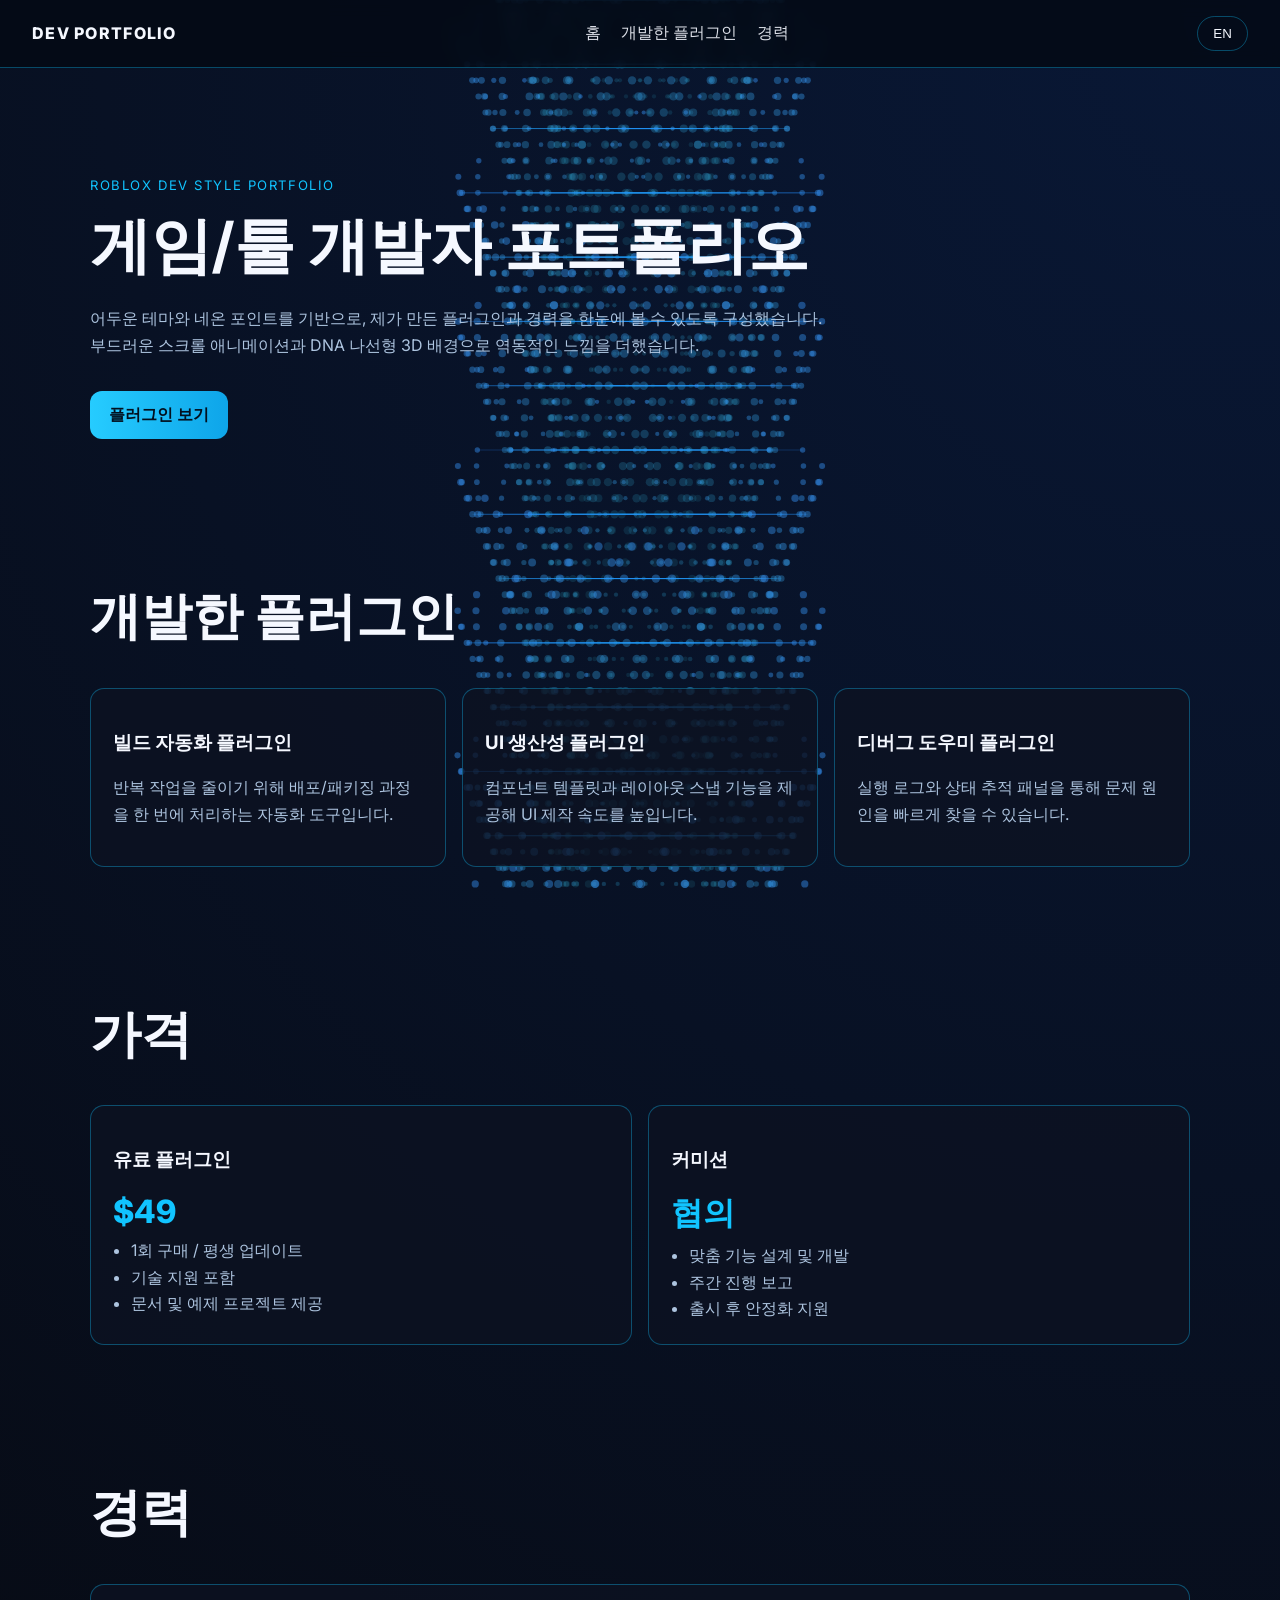
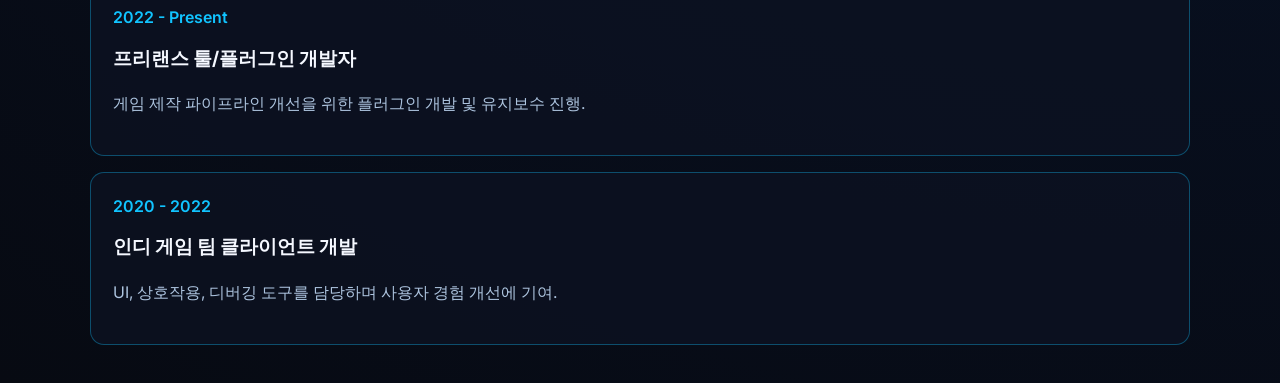
<file: index.html>
<!doctype html>
<html lang="ko">
  <head>
    <meta charset="UTF-8" />
    <meta name="viewport" content="width=device-width, initial-scale=1.0" />
    <title>Developer Portfolio</title>
    <link rel="preconnect" href="https://fonts.googleapis.com" />
    <link rel="preconnect" href="https://fonts.gstatic.com" crossorigin />
    <link
      href="https://fonts.googleapis.com/css2?family=Inter:wght@400;500;600;700;800&display=swap"
      rel="stylesheet"
    />
    <link rel="stylesheet" href="styles.css" />
  </head>
  <body>
    <canvas id="dna-bg" aria-hidden="true"></canvas>

    <header class="topbar">
      <div class="logo">DEV PORTFOLIO</div>
      <nav>
        <a href="#home" data-i18n="navHome">홈</a>
        <a href="#plugins" data-i18n="navPlugins">개발한 플러그인</a>
        <a href="#career" data-i18n="navCareer">경력</a>
      </nav>
      <button id="lang-toggle" class="lang-btn" type="button" aria-label="Switch language">
        EN
      </button>
    </header>

    <main>
      <section id="home" class="hero fade-in">
        <p class="eyebrow" data-i18n="eyebrow">ROBLOX DEV STYLE PORTFOLIO</p>
        <h1 data-i18n="heroTitle">게임/툴 개발자 포트폴리오</h1>
        <p class="hero-text" data-i18n="heroText">
          어두운 테마와 네온 포인트를 기반으로, 제가 만든 플러그인과 경력을 한눈에 볼 수 있도록 구성했습니다.
          부드러운 스크롤 애니메이션과 DNA 나선형 3D 배경으로 역동적인 느낌을 더했습니다.
        </p>
        <a class="primary-btn" href="#plugins" data-i18n="heroCta">플러그인 보기</a>
      </section>

      <section id="plugins" class="section fade-in">
        <h2 data-i18n="featureTitle">개발한 플러그인</h2>
        <div class="feature-grid">
          <article class="card">
            <h3 data-i18n="f1Title">빌드 자동화 플러그인</h3>
            <p data-i18n="f1Desc">반복 작업을 줄이기 위해 배포/패키징 과정을 한 번에 처리하는 자동화 도구입니다.</p>
          </article>
          <article class="card">
            <h3 data-i18n="f2Title">UI 생산성 플러그인</h3>
            <p data-i18n="f2Desc">컴포넌트 템플릿과 레이아웃 스냅 기능을 제공해 UI 제작 속도를 높입니다.</p>
          </article>
          <article class="card">
            <h3 data-i18n="f3Title">디버그 도우미 플러그인</h3>
            <p data-i18n="f3Desc">실행 로그와 상태 추적 패널을 통해 문제 원인을 빠르게 찾을 수 있습니다.</p>
          </article>
        </div>
      </section>

      <section class="section fade-in" id="pricing">
        <h2 data-i18n="pricingTitle">Pricing</h2>
        <div class="pricing-grid">
          <article class="price-card">
            <h3 data-i18n="p1Title">Paid Plugin</h3>
            <p class="price">$49</p>
            <ul>
              <li data-i18n="p1i1">1회 구매 / 평생 업데이트</li>
              <li data-i18n="p1i2">기술 지원 포함</li>
              <li data-i18n="p1i3">문서 및 예제 프로젝트 제공</li>
            </ul>
          </article>
          <article class="price-card">
            <h3 data-i18n="p2Title">Commission</h3>
            <p class="price" data-i18n="p2Price">협의</p>
            <ul>
              <li data-i18n="p2i1">맞춤 기능 설계 및 개발</li>
              <li data-i18n="p2i2">주간 진행 보고</li>
              <li data-i18n="p2i3">출시 후 안정화 지원</li>
            </ul>
          </article>
        </div>
      </section>

      <section id="career" class="section fade-in">
        <h2 data-i18n="careerTitle">경력</h2>
        <div class="timeline">
          <article class="timeline-item">
            <span>2022 - Present</span>
            <h3 data-i18n="c1Title">프리랜스 툴/플러그인 개발자</h3>
            <p data-i18n="c1Desc">게임 제작 파이프라인 개선을 위한 플러그인 개발 및 유지보수 진행.</p>
          </article>
          <article class="timeline-item">
            <span>2020 - 2022</span>
            <h3 data-i18n="c2Title">인디 게임 팀 클라이언트 개발</h3>
            <p data-i18n="c2Desc">UI, 상호작용, 디버깅 도구를 담당하며 사용자 경험 개선에 기여.</p>
          </article>
        </div>
      </section>
    </main>

    <script src="script.js"></script>
  </body>
</html>
</file>
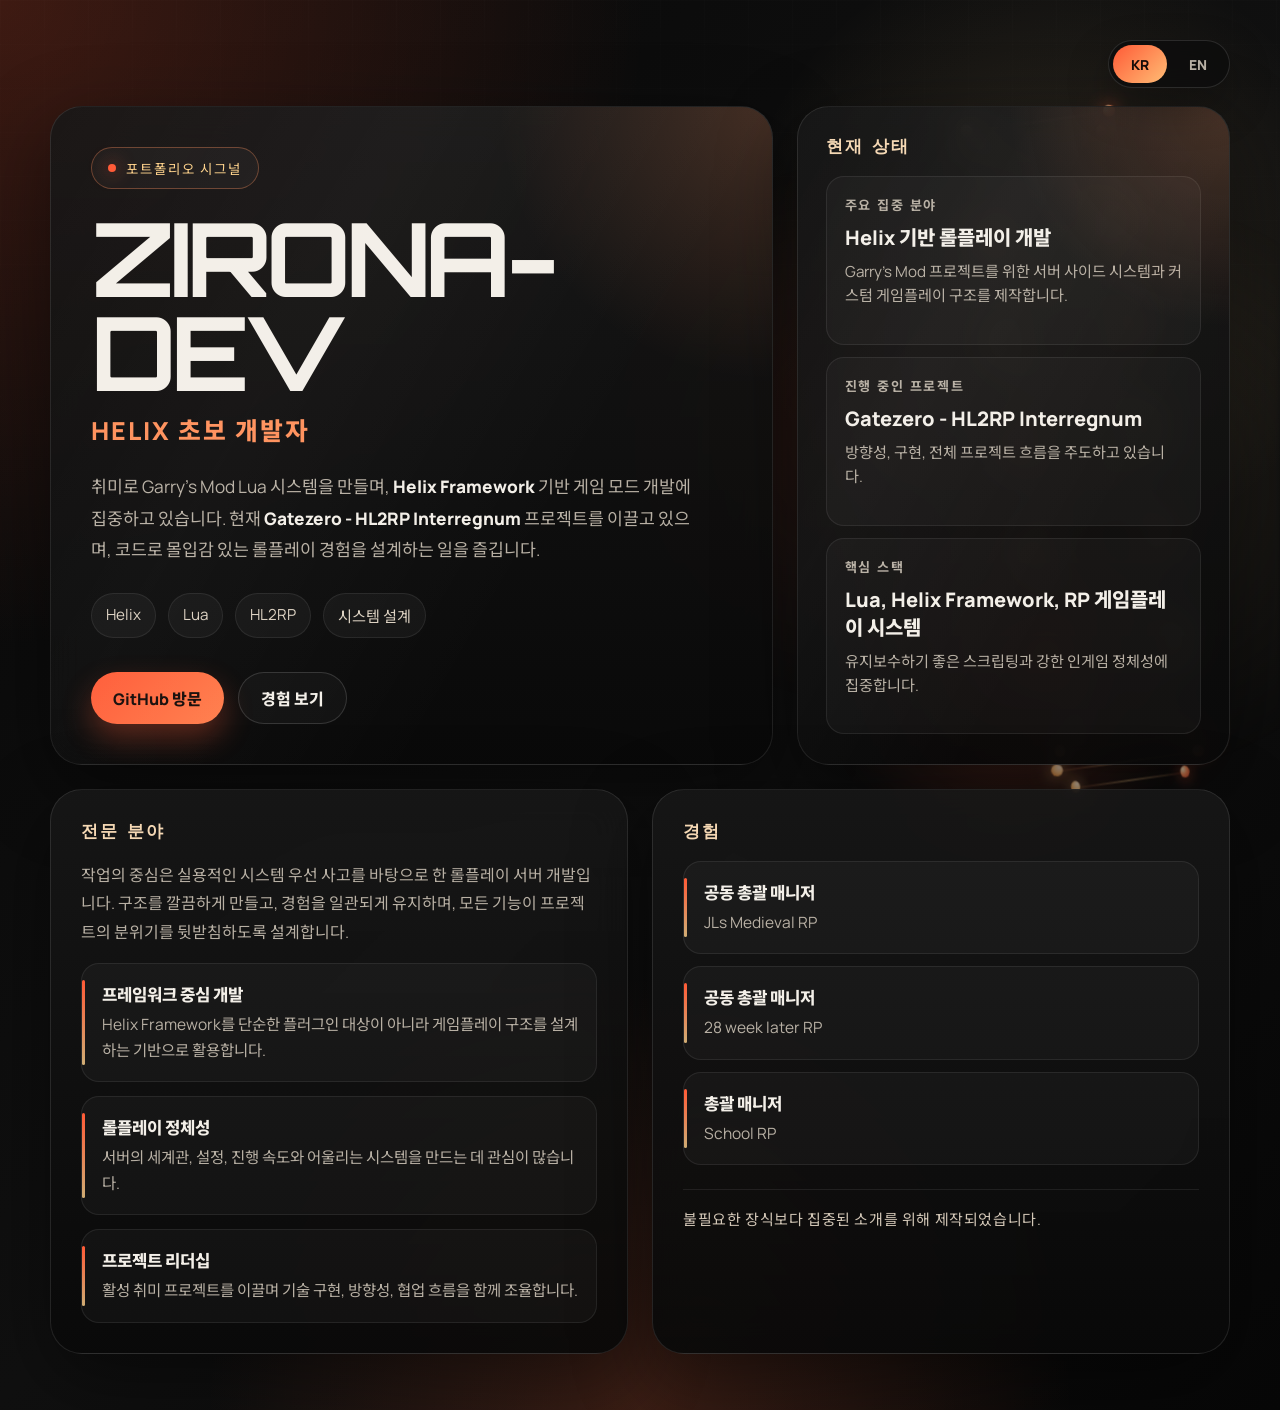
<file: introduce.html>
<!DOCTYPE html>
<html lang="ko">
<head>
    <meta charset="UTF-8">
    <meta name="viewport" content="width=device-width, initial-scale=1.0">
    <title>Zirona-dev | Helix Portfolio</title>
    <meta
        name="description"
        content="Portfolio landing page for Zirona-dev, a Helix Framework and Garry's Mod Lua developer."
    >
    <link rel="preconnect" href="https://fonts.googleapis.com">
    <link rel="preconnect" href="https://fonts.gstatic.com" crossorigin>
    <link
        href="https://fonts.googleapis.com/css2?family=Manrope:wght@400;500;700;800&family=Noto+Sans+KR:wght@400;500;700;800&family=Orbitron:wght@600;700;800&display=swap"
        rel="stylesheet"
    >
    <style>
        :root {
            --bg: #090909;
            --bg-deep: #050505;
            --panel: rgba(17, 17, 17, 0.74);
            --panel-strong: rgba(24, 24, 24, 0.92);
            --line: rgba(255, 255, 255, 0.1);
            --text: #f3efe8;
            --muted: #b8b0a4;
            --accent: #ff5a36;
            --accent-soft: #ff915c;
            --signal: #ffd38c;
            --shadow: 0 24px 80px rgba(0, 0, 0, 0.45);
            --radius-xl: 32px;
            --radius-lg: 24px;
            --radius-md: 18px;
        }

        * {
            box-sizing: border-box;
        }

        html {
            scroll-behavior: smooth;
        }

        body {
            margin: 0;
            min-height: 100vh;
            font-family: "Manrope", "Noto Sans KR", sans-serif;
            color: var(--text);
            background:
                radial-gradient(circle at top left, rgba(255, 90, 54, 0.22), transparent 34%),
                radial-gradient(circle at 82% 18%, rgba(255, 211, 140, 0.14), transparent 20%),
                radial-gradient(circle at bottom center, rgba(255, 106, 59, 0.2), transparent 28%),
                linear-gradient(135deg, #080808 0%, #101010 52%, #070707 100%);
            overflow-x: hidden;
        }

        body::before {
            content: "";
            position: fixed;
            inset: 0;
            background-image:
                linear-gradient(rgba(255, 255, 255, 0.035) 1px, transparent 1px),
                linear-gradient(90deg, rgba(255, 255, 255, 0.035) 1px, transparent 1px);
            background-size: 44px 44px;
            mask-image: linear-gradient(to bottom, rgba(0, 0, 0, 0.75), transparent 90%);
            pointer-events: none;
            opacity: 0.45;
        }

        body::after {
            content: "";
            position: fixed;
            inset: auto 6% 4% auto;
            width: 380px;
            height: 380px;
            border-radius: 50%;
            background: radial-gradient(circle, rgba(255, 90, 54, 0.28), transparent 68%);
            filter: blur(14px);
            pointer-events: none;
            animation: glow-drift 10s ease-in-out infinite;
        }

        a {
            color: inherit;
        }

        .dna-scene {
            position: fixed;
            inset: 0;
            z-index: 0;
            overflow: hidden;
            perspective: 920px;
            pointer-events: none;
        }

        .dna-scene::before {
            content: "";
            position: absolute;
            inset: 0;
            background:
                radial-gradient(circle at 68% 48%, rgba(255, 90, 54, 0.12), transparent 28%),
                radial-gradient(circle at 88% 54%, rgba(255, 211, 140, 0.08), transparent 24%);
            filter: blur(2px);
        }

        .dna-wrap {
            position: absolute;
            top: 50%;
            right: clamp(-120px, 2vw, 60px);
            width: 340px;
            height: 820px;
            transform: translateY(-50%) rotateZ(-8deg);
            transform-style: preserve-3d;
            animation: dna-float 8s ease-in-out infinite;
            opacity: 0.8;
        }

        .dna-helix {
            position: absolute;
            inset: 0;
            transform-style: preserve-3d;
            animation: dna-spin 18s linear infinite;
        }

        .dna-node,
        .dna-bridge {
            position: absolute;
            left: 50%;
            top: 50%;
            transform-style: preserve-3d;
        }

        .dna-node {
            width: 12px;
            height: 12px;
            margin: -6px 0 0 -6px;
            border-radius: 50%;
            background: radial-gradient(circle at 30% 28%, #fff0c9, var(--accent-soft) 42%, #c63920 100%);
            box-shadow:
                0 0 16px rgba(255, 90, 54, 0.72),
                0 0 34px rgba(255, 145, 92, 0.28);
        }

        .dna-node.alt {
            background: radial-gradient(circle at 30% 28%, #fff8df, var(--signal) 44%, #d27720 100%);
            box-shadow:
                0 0 16px rgba(255, 211, 140, 0.72),
                0 0 34px rgba(255, 211, 140, 0.24);
        }

        .dna-bridge {
            width: 142px;
            height: 2px;
            margin-left: -71px;
            background: linear-gradient(90deg, rgba(255, 90, 54, 0.12), rgba(255, 211, 140, 0.56), rgba(255, 90, 54, 0.12));
            box-shadow: 0 0 18px rgba(255, 145, 92, 0.22);
            opacity: 0.7;
        }

        .topbar {
            position: relative;
            z-index: 2;
            display: flex;
            justify-content: flex-end;
            margin-bottom: 18px;
        }

        .language-toggle {
            display: inline-grid;
            grid-template-columns: 1fr 1fr;
            gap: 4px;
            padding: 4px;
            border: 1px solid rgba(255, 255, 255, 0.12);
            border-radius: 999px;
            background: rgba(12, 12, 12, 0.72);
            box-shadow: 0 18px 44px rgba(0, 0, 0, 0.28);
            backdrop-filter: blur(16px);
        }

        .lang-button {
            min-width: 54px;
            min-height: 38px;
            border: 0;
            border-radius: 999px;
            background: transparent;
            color: var(--muted);
            font: inherit;
            font-size: 0.86rem;
            font-weight: 800;
            cursor: pointer;
            transition:
                background-color 180ms ease,
                color 180ms ease,
                transform 180ms ease;
        }

        .lang-button[aria-pressed="true"] {
            background: linear-gradient(135deg, var(--accent) 0%, #ffbd75 100%);
            color: #160c09;
        }

        .lang-button:hover,
        .lang-button:focus-visible {
            transform: translateY(-1px);
        }

        .lang-button:focus-visible {
            outline: 2px solid var(--signal);
            outline-offset: 3px;
        }

        .page {
            position: relative;
            z-index: 1;
            width: min(1180px, calc(100% - 40px));
            margin: 0 auto;
            padding: 40px 0 56px;
        }

        .hero {
            display: grid;
            grid-template-columns: minmax(0, 1.25fr) minmax(300px, 0.75fr);
            gap: 24px;
            align-items: stretch;
        }

        .panel {
            position: relative;
            overflow: hidden;
            border: 1px solid var(--line);
            border-radius: var(--radius-xl);
            background: linear-gradient(180deg, rgba(24, 24, 24, 0.85), rgba(9, 9, 9, 0.92));
            box-shadow: var(--shadow);
            backdrop-filter: blur(18px);
        }

        .hero-copy {
            padding: 40px;
            animation: rise-in 700ms ease-out both;
        }

        .hero-copy::before,
        .hero-side::before {
            content: "";
            position: absolute;
            inset: 0;
            background:
                radial-gradient(circle at top right, rgba(255, 145, 92, 0.2), transparent 28%),
                linear-gradient(120deg, transparent, rgba(255, 255, 255, 0.03), transparent 68%);
            pointer-events: none;
        }

        .eyebrow {
            display: inline-flex;
            align-items: center;
            gap: 10px;
            padding: 10px 16px;
            border: 1px solid rgba(255, 145, 92, 0.35);
            border-radius: 999px;
            background: rgba(255, 255, 255, 0.03);
            color: var(--signal);
            font-size: 0.84rem;
            letter-spacing: 0.14em;
            text-transform: uppercase;
        }

        .eyebrow::before {
            content: "";
            width: 8px;
            height: 8px;
            border-radius: 50%;
            background: var(--accent);
            box-shadow: 0 0 18px rgba(255, 90, 54, 0.8);
        }

        h1 {
            margin: 22px 0 12px;
            font-family: "Orbitron", sans-serif;
            font-size: clamp(3.3rem, 9vw, 6.4rem);
            line-height: 0.92;
            letter-spacing: -0.05em;
            text-transform: uppercase;
        }

        .subtitle {
            margin: 0;
            color: var(--accent-soft);
            font-size: clamp(1.15rem, 2vw, 1.55rem);
            font-weight: 800;
            letter-spacing: 0.08em;
            text-transform: uppercase;
        }

        .lede {
            max-width: 56ch;
            margin: 24px 0 0;
            color: var(--muted);
            font-size: 1.08rem;
            line-height: 1.8;
        }

        .highlight {
            color: var(--text);
            font-weight: 800;
        }

        .chip-row,
        .stat-grid {
            display: grid;
            gap: 12px;
        }

        .chip-row {
            grid-template-columns: repeat(4, max-content);
            margin-top: 28px;
        }

        .chip {
            padding: 10px 14px;
            border: 1px solid rgba(255, 255, 255, 0.08);
            border-radius: 999px;
            background: rgba(255, 255, 255, 0.04);
            color: #ddd2c2;
            font-size: 0.95rem;
            animation: chip-pulse 4.8s ease-in-out infinite;
        }

        .chip:nth-child(2) {
            animation-delay: 300ms;
        }

        .chip:nth-child(3) {
            animation-delay: 600ms;
        }

        .chip:nth-child(4) {
            animation-delay: 900ms;
        }

        .actions {
            display: flex;
            flex-wrap: wrap;
            gap: 14px;
            margin-top: 34px;
        }

        .button,
        .ghost-button {
            display: inline-flex;
            align-items: center;
            justify-content: center;
            min-height: 52px;
            padding: 0 22px;
            border-radius: 999px;
            font-weight: 800;
            text-decoration: none;
            transition:
                transform 180ms ease,
                background-color 180ms ease,
                border-color 180ms ease,
                color 180ms ease,
                box-shadow 180ms ease;
        }

        .button {
            background: linear-gradient(135deg, var(--accent) 0%, #ff7f4d 100%);
            color: #160c09;
            box-shadow: 0 14px 30px rgba(255, 90, 54, 0.32);
        }

        .ghost-button {
            border: 1px solid rgba(255, 255, 255, 0.14);
            background: rgba(255, 255, 255, 0.03);
            color: var(--text);
        }

        .button:hover,
        .ghost-button:hover,
        .button:focus-visible,
        .ghost-button:focus-visible {
            transform: translateY(-2px);
        }

        .button:focus-visible,
        .ghost-button:focus-visible {
            outline: 2px solid var(--signal);
            outline-offset: 3px;
        }

        .hero-side {
            padding: 28px;
            animation: rise-in 820ms ease-out both;
        }

        .hero-side h2,
        .section-title {
            margin: 0 0 18px;
            font-family: "Orbitron", sans-serif;
            font-size: 1.05rem;
            letter-spacing: 0.14em;
            text-transform: uppercase;
            color: #f5d8b4;
        }

        .stat-grid {
            grid-template-columns: 1fr;
        }

        .stat {
            padding: 18px 18px 20px;
            border: 1px solid rgba(255, 255, 255, 0.08);
            border-radius: var(--radius-md);
            background: rgba(255, 255, 255, 0.03);
            transition:
                transform 180ms ease,
                border-color 180ms ease,
                background-color 180ms ease;
        }

        .stat:hover,
        .specialty-item:hover,
        .experience-item:hover {
            transform: translateY(-3px);
            border-color: rgba(255, 145, 92, 0.32);
            background: rgba(255, 255, 255, 0.055);
        }

        .stat-label {
            display: block;
            margin-bottom: 10px;
            color: var(--muted);
            font-size: 0.82rem;
            font-weight: 700;
            letter-spacing: 0.14em;
            text-transform: uppercase;
        }

        .stat-value {
            font-size: 1.25rem;
            font-weight: 800;
            line-height: 1.4;
        }

        .stat-note {
            margin-top: 8px;
            color: var(--muted);
            font-size: 0.95rem;
            line-height: 1.6;
        }

        .content-grid {
            display: grid;
            grid-template-columns: minmax(0, 1fr) minmax(0, 1fr);
            gap: 24px;
            margin-top: 24px;
        }

        .section {
            padding: 30px;
            animation: rise-in 940ms ease-out both;
        }

        .section-copy {
            color: var(--muted);
            font-size: 1rem;
            line-height: 1.8;
        }

        .specialty-list,
        .experience-list {
            margin: 0;
            padding: 0;
            list-style: none;
        }

        .specialty-list {
            display: grid;
            gap: 14px;
        }

        .specialty-item,
        .experience-item {
            position: relative;
            padding: 18px 18px 18px 20px;
            border: 1px solid rgba(255, 255, 255, 0.08);
            border-radius: var(--radius-md);
            background: rgba(255, 255, 255, 0.03);
            transition:
                transform 180ms ease,
                border-color 180ms ease,
                background-color 180ms ease;
        }

        .specialty-item::before,
        .experience-item::before {
            content: "";
            position: absolute;
            left: 0;
            top: 16px;
            bottom: 16px;
            width: 3px;
            border-radius: 999px;
            background: linear-gradient(180deg, var(--accent), rgba(255, 211, 140, 0.8));
        }

        .specialty-title,
        .experience-role {
            display: block;
            margin-bottom: 6px;
            color: var(--text);
            font-size: 1.05rem;
            font-weight: 800;
        }

        .specialty-detail,
        .experience-project {
            color: var(--muted);
            font-size: 0.97rem;
            line-height: 1.65;
        }

        .experience-list {
            display: grid;
            gap: 12px;
        }

        .footer-note {
            margin-top: 24px;
            padding-top: 18px;
            border-top: 1px solid rgba(255, 255, 255, 0.08);
            color: #d3c7b7;
            font-size: 0.94rem;
            letter-spacing: 0.04em;
            text-transform: uppercase;
        }

        @keyframes rise-in {
            from {
                opacity: 0;
                transform: translateY(26px);
            }

            to {
                opacity: 1;
                transform: translateY(0);
            }
        }

        @keyframes glow-drift {
            0%,
            100% {
                transform: translate3d(0, 0, 0) scale(1);
            }

            50% {
                transform: translate3d(-18px, -12px, 0) scale(1.06);
            }
        }

        @keyframes dna-spin {
            from {
                transform: rotateY(0deg) rotateX(7deg);
            }

            to {
                transform: rotateY(360deg) rotateX(7deg);
            }
        }

        @keyframes dna-float {
            0%,
            100% {
                transform: translateY(-50%) rotateZ(-8deg) translateX(0);
            }

            50% {
                transform: translateY(calc(-50% - 18px)) rotateZ(-5deg) translateX(-12px);
            }
        }

        @keyframes chip-pulse {
            0%,
            100% {
                box-shadow: 0 0 0 rgba(255, 145, 92, 0);
                transform: translateY(0);
            }

            50% {
                box-shadow: 0 0 18px rgba(255, 145, 92, 0.18);
                transform: translateY(-2px);
            }
        }

        @media (max-width: 960px) {
            .hero,
            .content-grid {
                grid-template-columns: 1fr;
            }

            .chip-row {
                grid-template-columns: repeat(2, max-content);
            }

            .dna-wrap {
                right: -170px;
                opacity: 0.5;
            }
        }

        @media (max-width: 640px) {
            .page {
                width: min(100% - 24px, 1180px);
                padding: 16px 0 28px;
            }

            .hero-copy,
            .hero-side,
            .section {
                padding: 22px;
            }

            .chip-row {
                grid-template-columns: 1fr 1fr;
            }

            .chip {
                text-align: center;
            }

            .actions {
                flex-direction: column;
            }

            .button,
            .ghost-button {
                width: 100%;
            }

            .topbar {
                justify-content: center;
            }

            .dna-wrap {
                right: -220px;
                opacity: 0.36;
                transform: translateY(-50%) rotateZ(-12deg) scale(0.82);
            }
        }

        @media (prefers-reduced-motion: reduce) {
            html {
                scroll-behavior: auto;
            }

            *,
            *::before,
            *::after {
                animation: none !important;
                transition: none !important;
            }

            .dna-scene {
                display: none;
            }
        }
    </style>
</head>
<body>
    <div class="dna-scene" aria-hidden="true">
        <div class="dna-wrap">
            <div class="dna-helix" id="dnaHelix"></div>
        </div>
    </div>

    <main class="page">
        <header class="topbar" aria-label="Language switcher" data-i18n-attr="aria-label:languageSwitcher">
            <div class="language-toggle">
                <button class="lang-button" type="button" data-lang="ko" aria-pressed="true">KR</button>
                <button class="lang-button" type="button" data-lang="en" aria-pressed="false">EN</button>
            </div>
        </header>

        <section class="hero">
            <article class="panel hero-copy">
                <div class="eyebrow" data-i18n="eyebrow">Portfolio Signal</div>
                <h1>Zirona-dev</h1>
                <p class="subtitle" data-i18n="subtitle">Helix Novice Developer</p>
                <p class="lede" data-i18n="lede">
                    As a hobby, I build Garry's Mod Lua systems with a focus on
                    <span class="highlight">Helix Framework</span> game mode development.
                    I am currently leading the
                    <span class="highlight">Gatezero - HL2RP Interregnum</span> project
                    and enjoy shaping immersive roleplay experiences through code.
                </p>

                <div class="chip-row" aria-label="Core specialties" data-i18n-attr="aria-label:chipsLabel">
                    <span class="chip">Helix</span>
                    <span class="chip">Lua</span>
                    <span class="chip">HL2RP</span>
                    <span class="chip" data-i18n="systemsChip">Systems Design</span>
                </div>

                <div class="actions">
                    <a
                        class="button"
                        href="https://github.com/Zirona-dev"
                        target="_blank"
                        rel="noreferrer"
                        data-i18n="githubButton"
                    >
                        Visit GitHub
                    </a>
                    <a class="ghost-button" href="#experience" data-i18n="experienceButton">View Experience</a>
                </div>
            </article>

            <aside class="panel hero-side" aria-label="Profile summary" data-i18n-attr="aria-label:profileSummary">
                <h2 data-i18n="statusTitle">Current Status</h2>
                <div class="stat-grid">
                    <div class="stat">
                        <span class="stat-label" data-i18n="focusLabel">Primary Focus</span>
                        <div class="stat-value" data-i18n="focusValue">Helix-based roleplay development</div>
                        <p class="stat-note" data-i18n="focusNote">
                            Building server-side systems and custom gameplay structure for Garry's Mod projects.
                        </p>
                    </div>
                    <div class="stat">
                        <span class="stat-label" data-i18n="projectLabel">Active Project</span>
                        <div class="stat-value">Gatezero - HL2RP Interregnum</div>
                        <p class="stat-note" data-i18n="projectNote">
                            Leading direction, implementation, and overall project momentum.
                        </p>
                    </div>
                    <div class="stat">
                        <span class="stat-label" data-i18n="stackLabel">Core Stack</span>
                        <div class="stat-value" data-i18n="stackValue">Lua, Helix Framework, RP gameplay systems</div>
                        <p class="stat-note" data-i18n="stackNote">
                            Focused on maintainable scripting and strong in-game identity.
                        </p>
                    </div>
                </div>
            </aside>
        </section>

        <section class="content-grid">
            <article class="panel section">
                <h2 class="section-title" data-i18n="specialtiesTitle">Specialties</h2>
                <p class="section-copy" data-i18n="specialtiesCopy">
                    The work is centered around roleplay server development with a practical,
                    systems-first mindset: build the structure cleanly, keep the experience cohesive,
                    and make every mechanic support the tone of the project.
                </p>
                <ul class="specialty-list">
                    <li class="specialty-item">
                        <span class="specialty-title" data-i18n="specialtyOneTitle">Framework-Focused Development</span>
                        <span class="specialty-detail" data-i18n="specialtyOneDetail">
                            Comfortable shaping gameplay around the Helix Framework rather than treating it as a simple plugin target.
                        </span>
                    </li>
                    <li class="specialty-item">
                        <span class="specialty-title" data-i18n="specialtyTwoTitle">Roleplay Identity</span>
                        <span class="specialty-detail" data-i18n="specialtyTwoDetail">
                            Strong interest in building systems that match the world, setting, and pacing of the server.
                        </span>
                    </li>
                    <li class="specialty-item">
                        <span class="specialty-title" data-i18n="specialtyThreeTitle">Project Leadership</span>
                        <span class="specialty-detail" data-i18n="specialtyThreeDetail">
                            Leading active hobby projects while balancing technical implementation with direction and coordination.
                        </span>
                    </li>
                </ul>
            </article>

            <article class="panel section" id="experience">
                <h2 class="section-title" data-i18n="experienceTitle">Experience</h2>
                <ul class="experience-list">
                    <li class="experience-item">
                        <span class="experience-role" data-i18n="roleCoGm">Co-General Manager</span>
                        <span class="experience-project">JLs Medieval RP</span>
                    </li>
                    <li class="experience-item">
                        <span class="experience-role" data-i18n="roleCoGm">Co-General Manager</span>
                        <span class="experience-project">28 week later RP</span>
                    </li>
                    <li class="experience-item">
                        <span class="experience-role" data-i18n="roleGm">General Manager</span>
                        <span class="experience-project">School RP</span>
                    </li>
                </ul>
                <p class="footer-note" data-i18n="footerNote">Built for focused presentation, not filler.</p>
            </article>
        </section>
    </main>

    <script>
        const translations = {
            ko: {
                title: "Zirona-dev | Helix 포트폴리오",
                languageSwitcher: "언어 전환",
                eyebrow: "포트폴리오 시그널",
                subtitle: "Helix 초보 개발자",
                lede: "취미로 Garry's Mod Lua 시스템을 만들며, <span class=\"highlight\">Helix Framework</span> 기반 게임 모드 개발에 집중하고 있습니다. 현재 <span class=\"highlight\">Gatezero - HL2RP Interregnum</span> 프로젝트를 이끌고 있으며, 코드로 몰입감 있는 롤플레이 경험을 설계하는 일을 즐깁니다.",
                chipsLabel: "핵심 전문 분야",
                systemsChip: "시스템 설계",
                githubButton: "GitHub 방문",
                experienceButton: "경험 보기",
                profileSummary: "프로필 요약",
                statusTitle: "현재 상태",
                focusLabel: "주요 집중 분야",
                focusValue: "Helix 기반 롤플레이 개발",
                focusNote: "Garry's Mod 프로젝트를 위한 서버 사이드 시스템과 커스텀 게임플레이 구조를 제작합니다.",
                projectLabel: "진행 중인 프로젝트",
                projectNote: "방향성, 구현, 전체 프로젝트 흐름을 주도하고 있습니다.",
                stackLabel: "핵심 스택",
                stackValue: "Lua, Helix Framework, RP 게임플레이 시스템",
                stackNote: "유지보수하기 좋은 스크립팅과 강한 인게임 정체성에 집중합니다.",
                specialtiesTitle: "전문 분야",
                specialtiesCopy: "작업의 중심은 실용적인 시스템 우선 사고를 바탕으로 한 롤플레이 서버 개발입니다. 구조를 깔끔하게 만들고, 경험을 일관되게 유지하며, 모든 기능이 프로젝트의 분위기를 뒷받침하도록 설계합니다.",
                specialtyOneTitle: "프레임워크 중심 개발",
                specialtyOneDetail: "Helix Framework를 단순한 플러그인 대상이 아니라 게임플레이 구조를 설계하는 기반으로 활용합니다.",
                specialtyTwoTitle: "롤플레이 정체성",
                specialtyTwoDetail: "서버의 세계관, 설정, 진행 속도와 어울리는 시스템을 만드는 데 관심이 많습니다.",
                specialtyThreeTitle: "프로젝트 리더십",
                specialtyThreeDetail: "활성 취미 프로젝트를 이끌며 기술 구현, 방향성, 협업 흐름을 함께 조율합니다.",
                experienceTitle: "경험",
                roleCoGm: "공동 총괄 매니저",
                roleGm: "총괄 매니저",
                footerNote: "불필요한 장식보다 집중된 소개를 위해 제작되었습니다."
            },
            en: {
                title: "Zirona-dev | Helix Portfolio",
                languageSwitcher: "Language switcher",
                eyebrow: "Portfolio Signal",
                subtitle: "Helix Novice Developer",
                lede: "As a hobby, I build Garry's Mod Lua systems with a focus on <span class=\"highlight\">Helix Framework</span> game mode development. I am currently leading the <span class=\"highlight\">Gatezero - HL2RP Interregnum</span> project and enjoy shaping immersive roleplay experiences through code.",
                chipsLabel: "Core specialties",
                systemsChip: "Systems Design",
                githubButton: "Visit GitHub",
                experienceButton: "View Experience",
                profileSummary: "Profile summary",
                statusTitle: "Current Status",
                focusLabel: "Primary Focus",
                focusValue: "Helix-based roleplay development",
                focusNote: "Building server-side systems and custom gameplay structure for Garry's Mod projects.",
                projectLabel: "Active Project",
                projectNote: "Leading direction, implementation, and overall project momentum.",
                stackLabel: "Core Stack",
                stackValue: "Lua, Helix Framework, RP gameplay systems",
                stackNote: "Focused on maintainable scripting and strong in-game identity.",
                specialtiesTitle: "Specialties",
                specialtiesCopy: "The work is centered around roleplay server development with a practical, systems-first mindset: build the structure cleanly, keep the experience cohesive, and make every mechanic support the tone of the project.",
                specialtyOneTitle: "Framework-Focused Development",
                specialtyOneDetail: "Comfortable shaping gameplay around the Helix Framework rather than treating it as a simple plugin target.",
                specialtyTwoTitle: "Roleplay Identity",
                specialtyTwoDetail: "Strong interest in building systems that match the world, setting, and pacing of the server.",
                specialtyThreeTitle: "Project Leadership",
                specialtyThreeDetail: "Leading active hobby projects while balancing technical implementation with direction and coordination.",
                experienceTitle: "Experience",
                roleCoGm: "Co-General Manager",
                roleGm: "General Manager",
                footerNote: "Built for focused presentation, not filler."
            }
        };

        const helix = document.getElementById("dnaHelix");
        const pairCount = 36;
        const verticalGap = 19;
        const radius = 72;

        for (let index = 0; index < pairCount; index += 1) {
            const angle = index * 32;
            const y = (index - (pairCount - 1) / 2) * verticalGap;
            const bridge = document.createElement("span");
            const nodeA = document.createElement("span");
            const nodeB = document.createElement("span");

            bridge.className = "dna-bridge";
            nodeA.className = "dna-node";
            nodeB.className = "dna-node alt";

            bridge.style.transform = `translateY(${y}px) rotateY(${angle}deg)`;
            nodeA.style.transform = `translateY(${y}px) rotateY(${angle}deg) translateX(${radius}px)`;
            nodeB.style.transform = `translateY(${y}px) rotateY(${angle + 180}deg) translateX(${radius}px)`;

            helix.append(bridge, nodeA, nodeB);
        }

        const getSavedLanguage = () => {
            try {
                return localStorage.getItem("portfolio-language");
            } catch (error) {
                return null;
            }
        };

        const setLanguage = (language) => {
            const dictionary = translations[language] || translations.ko;

            document.documentElement.lang = language;
            document.title = dictionary.title;

            document.querySelectorAll("[data-i18n]").forEach((element) => {
                const key = element.dataset.i18n;
                element.innerHTML = dictionary[key];
            });

            document.querySelectorAll("[data-i18n-attr]").forEach((element) => {
                const pairs = element.dataset.i18nAttr.split(",");

                pairs.forEach((pair) => {
                    const [attribute, key] = pair.split(":");
                    element.setAttribute(attribute, dictionary[key]);
                });
            });

            document.querySelectorAll(".lang-button").forEach((button) => {
                const isActive = button.dataset.lang === language;
                button.setAttribute("aria-pressed", String(isActive));
            });

            try {
                localStorage.setItem("portfolio-language", language);
            } catch (error) {
                // The toggle still works when local file storage is unavailable.
            }
        };

        document.querySelectorAll(".lang-button").forEach((button) => {
            button.addEventListener("click", () => setLanguage(button.dataset.lang));
        });

        setLanguage(getSavedLanguage() || "ko");
    </script>
</body>
</html>
</file>
<file: styles.css>
:root {
  --bg: #070a12;
  --bg-alt: #0d1322;
  --text: #f5f8ff;
  --muted: #adc4df;
  --accent: #11c4ff;
  --card: rgba(13, 19, 34, 0.78);
  --border: rgba(17, 196, 255, 0.35);
}

* {
  box-sizing: border-box;
}

html {
  scroll-behavior: smooth;
}

body {
  margin: 0;
  font-family: "Inter", system-ui, sans-serif;
  color: var(--text);
  background: radial-gradient(circle at top right, #091836, var(--bg));
  overflow-x: hidden;
}

#dna-bg {
  position: fixed;
  inset: 0;
  width: 100%;
  height: 100%;
  z-index: -1;
}

.topbar {
  position: sticky;
  top: 0;
  display: flex;
  align-items: center;
  justify-content: space-between;
  gap: 1rem;
  padding: 1rem 2rem;
  backdrop-filter: blur(8px);
  background: rgba(4, 10, 20, 0.85);
  border-bottom: 1px solid var(--border);
}

.logo {
  font-weight: 800;
  letter-spacing: 0.08em;
}

nav {
  display: flex;
  gap: 1.25rem;
}

nav a {
  color: var(--text);
  text-decoration: none;
  font-weight: 500;
  opacity: 0.9;
}

nav a:hover {
  color: var(--accent);
}

.lang-btn {
  border: 1px solid var(--border);
  background: transparent;
  color: var(--text);
  padding: 0.55rem 0.95rem;
  border-radius: 999px;
  cursor: pointer;
}

main {
  width: min(1100px, 92vw);
  margin: 0 auto;
}

.hero,
.section {
  padding: 6rem 0 3rem;
}

.eyebrow {
  color: var(--accent);
  letter-spacing: 0.12em;
  font-size: 0.82rem;
  margin-bottom: 0.8rem;
}

h1 {
  font-size: clamp(2rem, 5vw, 3.8rem);
  margin: 0;
}

h2 {
  font-size: clamp(1.8rem, 4vw, 3.2rem);
  margin: 0 0 1.6rem;
}

.hero-text {
  color: var(--muted);
  max-width: 750px;
  line-height: 1.7;
  margin: 1.1rem 0 2rem;
}

.primary-btn {
  display: inline-block;
  text-decoration: none;
  color: #02101f;
  background: linear-gradient(90deg, #26ccff, #0ea5e9);
  font-weight: 700;
  padding: 0.8rem 1.2rem;
  border-radius: 0.75rem;
}

.feature-grid,
.pricing-grid {
  display: grid;
  grid-template-columns: repeat(2, minmax(0, 1fr));
  gap: 1rem;
}

.feature-grid {
  grid-template-columns: repeat(3, minmax(0, 1fr));
}

.card,
.price-card,
.timeline-item {
  background: var(--card);
  border: 1px solid var(--border);
  border-radius: 14px;
  padding: 1.4rem;
  transform: translateY(10px);
  transition: transform 0.35s ease, border-color 0.35s ease;
}

.card:hover,
.price-card:hover,
.timeline-item:hover {
  transform: translateY(-4px);
  border-color: rgba(17, 196, 255, 0.75);
}

.card p,
.price-card li,
.timeline-item p {
  color: var(--muted);
  line-height: 1.65;
}

.price {
  font-size: 2rem;
  font-weight: 800;
  margin: 0.4rem 0;
  color: var(--accent);
}

.price-card ul {
  margin: 0;
  padding-left: 1.1rem;
}

.timeline {
  display: grid;
  gap: 1rem;
}

.timeline-item span {
  color: var(--accent);
  font-weight: 600;
}

.fade-in {
  opacity: 0;
  transform: translateY(25px);
  transition: opacity 0.7s ease, transform 0.7s ease;
}

.fade-in.visible {
  opacity: 1;
  transform: translateY(0);
}

@media (max-width: 900px) {
  nav {
    display: none;
  }

  .feature-grid,
  .pricing-grid {
    grid-template-columns: 1fr;
  }
}
</file>
